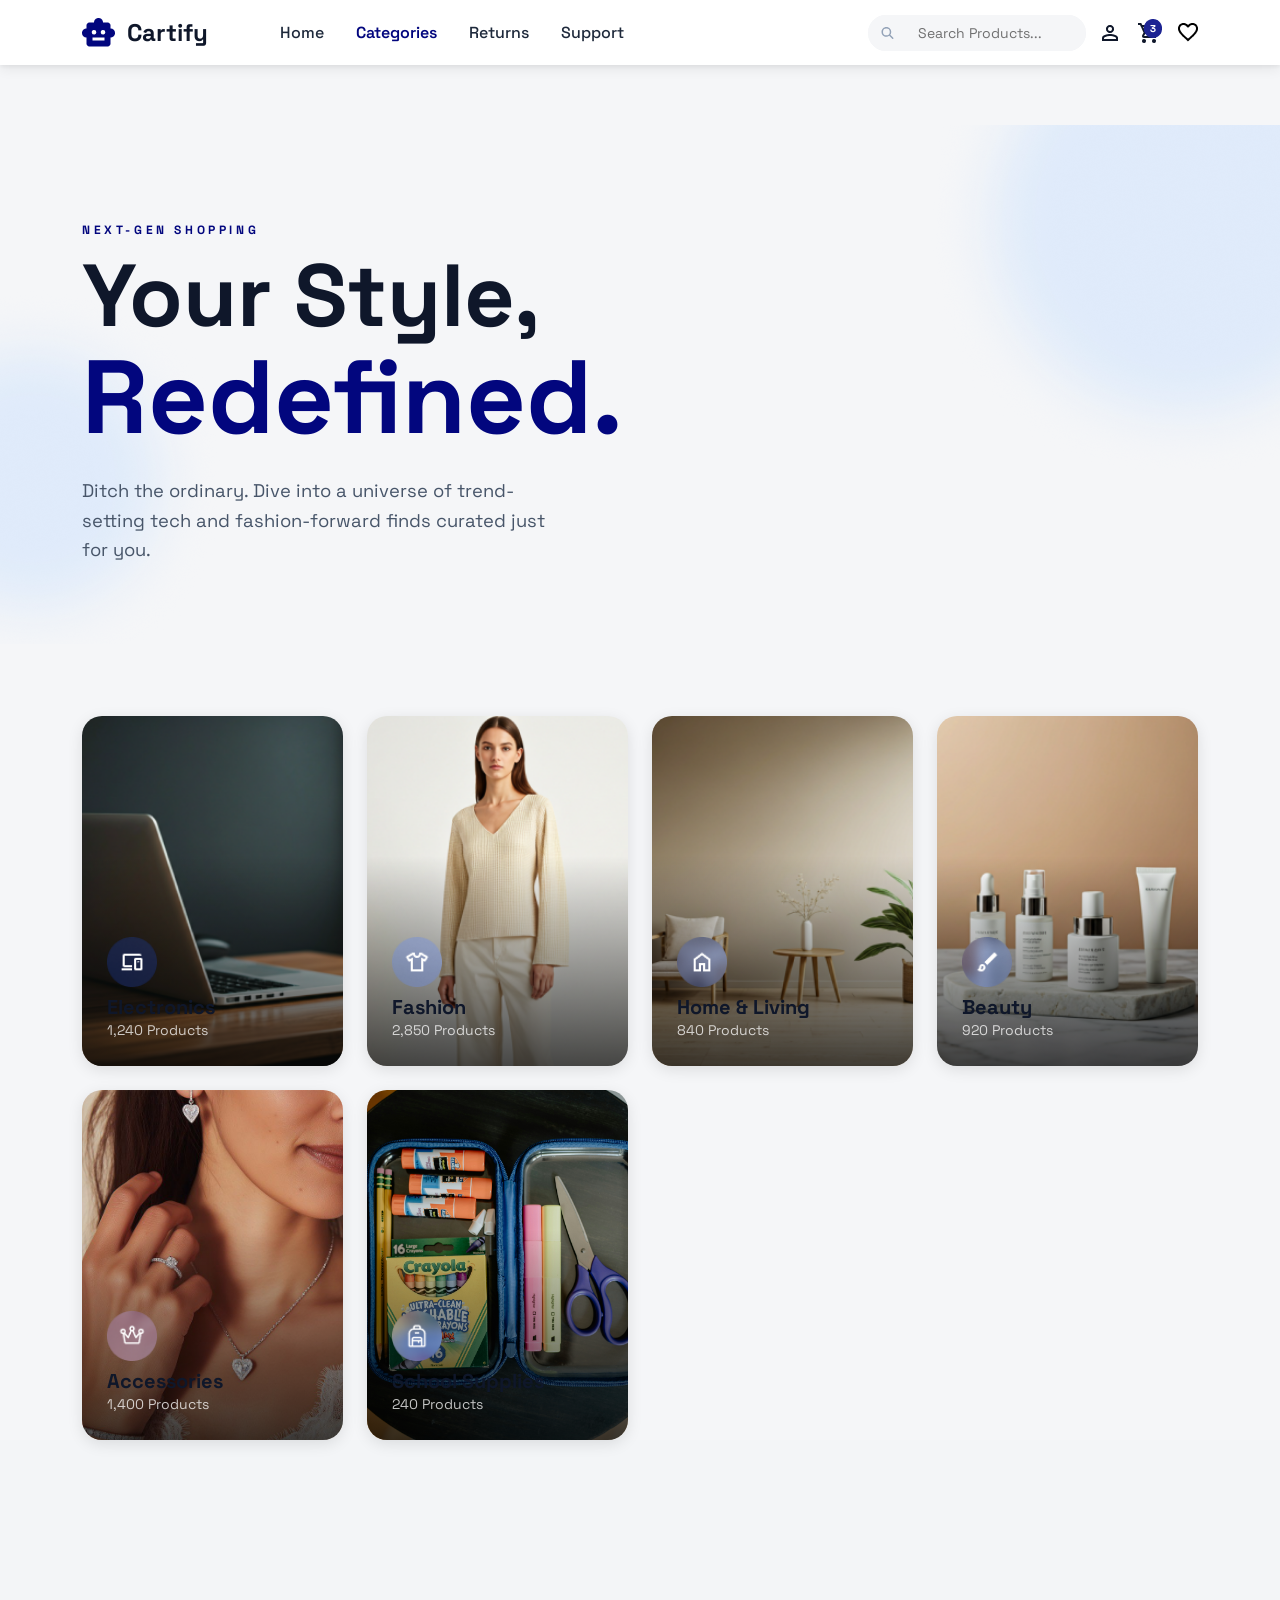
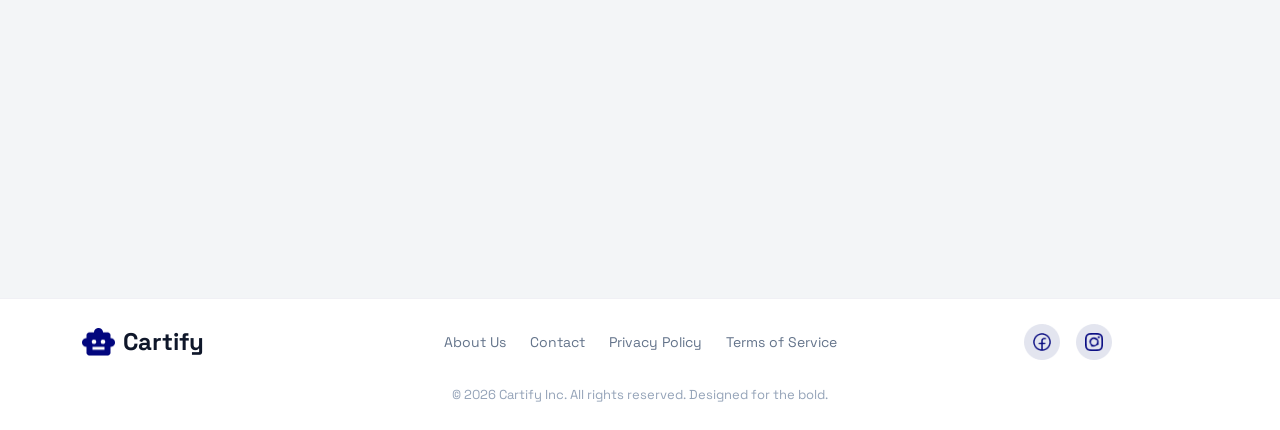
<file: Categories.html>
<!doctype html>
<html lang="en">

<head>
  <meta charset="UTF-8" />
  <meta name="viewport" content="width=device-width, initial-scale=1.0" />
  <title>Cartify — Browse Categories</title>
  <meta name="description"
    content="Explore our curated categories: Electronics, Fashion, Home & Living, Beauty, Accessories, and School Supplies." />

  <!-- Google Fonts -->
  <link rel="preconnect" href="https://fonts.googleapis.com" />
  <link rel="preconnect" href="https://fonts.gstatic.com" crossorigin />
  <link href="https://fonts.googleapis.com/css2?family=Space+Grotesk:wght@300..700&display=swap" rel="stylesheet" />

  <!-- Animate CSS -->
  <link rel="stylesheet" href="./CSS/animate.min.css" />
  <!-- WOW CSS -->
  <link rel="stylesheet" href="./CSS/wow.min.css" />
  <!-- Font Awesome -->
  <link rel="stylesheet" href="./CSS/all.min.css" />
  <!-- Bootstrap -->
  <link rel="stylesheet" href="./CSS/bootstrap.min.css" />
  <!-- MDB Bootstrap -->
  <link rel="stylesheet" href="./CSS/mdb.min.css" />
  <!-- Main Stylesheet -->
  <link rel="stylesheet" href="./CSS/Style.css" />
</head>

<body>

  <!-- ========== NAVBAR ========== -->
  <nav class="navbar navbar-expand-lg nav-home sticky-top">
    <div class="container">
      <a class="navbar-brand me-2 brand-name" href="./index.html">
        <img src="./img/Icon.png" height="16" alt="Cartify Logo" loading="lazy" style="margin-top: -1px" />
        Cartify
      </a>

      <button data-mdb-collapse-init class="navbar-toggler" type="button" data-mdb-target="#navbarButtonsExample"
        aria-controls="navbarButtonsExample" aria-expanded="false" aria-label="Toggle navigation">
        <i class="fas fa-bars"></i>
      </button>

      <div class="collapse navbar-collapse" id="navbarButtonsExample">
        <ul class="navbar-nav me-auto mb-2 mb-lg-0 mx-4 px-4 nav-linkss">
          <li class="nav-item">
            <a class="nav-link" href="./index.html">Home</a>
          </li>
          <li class="nav-item">
            <a class="nav-link active-link" href="./Categories.html">Categories</a>
          </li>
          <li class="nav-item">
            <a class="nav-link" href="./returns.html">Returns</a>
          </li>
          <li class="nav-item">
            <a class="nav-link" href="#support">Support</a>
          </li>
        </ul>

        <form class="d-flex nav-search">
          <div class="input-group mx-3">
            <span class="input-group-text border-end-0 icon">
              <i class="fa-solid fa-magnifying-glass fa-xs" style="color: rgb(148, 163, 184)"></i>
            </span>
            <input class="form-control border-start-0 word" type="search" placeholder="Search Products..."
              style="text-overflow: ellipsis" />
          </div>
        </form>

        <div class="nav-icons-group">
          <a class="text-reset" href="./login.html" title="Account">
            <img src="./img/MAN Icon.png" alt="Account" />
          </a>
          <a class="text-reset" href="#" title="Cart">
            <img src="./img/Button.png" alt="Cart" />
          </a>
          <a class="text-reset" href="#" title="Wishlist">
            <img src="./img/Vector.png" alt="Wishlist" />
          </a>
        </div>
      </div>
    </div>
  </nav>
  <!-- ========== END NAVBAR ========== -->


  <!-- ========== HERO SECTION ========== -->
  <section class="hero-section">
    <div class="hero-circle-1">
      <img src="./img/Overlay+Blur-1.png" alt="Decorative circle" />
    </div>
    <div class="hero-circle-2">
      <img src="./img/Overlay+Blur.png" alt="Decorative circle" />
    </div>
    <div class="container">
      <div class="row mb-2">
        <div class="col-lg-12">
          <p class="hero-sub-title">NEXT-GEN SHOPPING</p>
          <h1 class="hero-title-main">Your Style,</h1>
          <h1 class="hero-title-sub" style="margin-bottom: 1.2rem !important">Redefined.</h1>
        </div>
      </div>
      <div class="row align-items-center">
        <div class="col-lg-7 col-md-8">
          <p class="hero-description">
            Ditch the ordinary. Dive into a universe of trend-setting tech and
            fashion-forward finds curated just for you.
          </p>
        </div>
      </div>
    </div>
  </section>
  <!-- ========== END HERO ========== -->


  <!-- ========== CATEGORIES GRID ========== -->
  <div class="container mt-5 pt-4">
    <div class="row g-4">

      <div class="col-lg-3 col-md-6">
        <a href="./electronics.html" class="category-card">
          <img src="./img/Background electronics.png" alt="Electronics" />
          <div class="category-overlay">
            <div class="mb-2">
              <img src="./img/electronics Overlay+OverlayBlur.png" alt="Electronics Icon" />
            </div>
            <h5 class="fw-bold m-0">Electronics</h5>
            <small class="opacity-75">1,240 Products</small>
          </div>
        </a>
      </div>

      <div class="col-lg-3 col-md-6">
        <a href="#" class="category-card">
          <img src="./img/Background fashion.png" alt="Fashion" />
          <div class="category-overlay">
            <div class="mb-2">
              <img src="./img/fashion Overlay+OverlayBlur.png" alt="Fashion Icon" />
            </div>
            <h5 class="fw-bold m-0">Fashion</h5>
            <small class="opacity-75">2,850 Products</small>
          </div>
        </a>
      </div>

      <div class="col-lg-3 col-md-6">
        <a href="#" class="category-card">
          <img src="./img/Background home.png" alt="Home & Living" />
          <div class="category-overlay">
            <div class="mb-2">
              <img src="./img/home Overlay+OverlayBlur.png" alt="Home Icon" />
            </div>
            <h5 class="fw-bold m-0">Home & Living</h5>
            <small class="opacity-75">840 Products</small>
          </div>
        </a>
      </div>

      <div class="col-lg-3 col-md-6">
        <a href="#" class="category-card">
          <img src="./img/Background beauty.png" alt="Beauty" />
          <div class="category-overlay">
            <div class="mb-2">
              <img src="./img/beauty Overlay+OverlayBlur.png" alt="Beauty Icon" />
            </div>
            <h5 class="fw-bold m-0">Beauty</h5>
            <small class="opacity-75">920 Products</small>
          </div>
        </a>
      </div>

      <div class="col-lg-3 col-md-6">
        <a href="#" class="category-card">
          <img src="./img/acc.png" alt="Accessories" />
          <div class="category-overlay">
            <div class="mb-2">
              <img src="./img/crown Overlay+OverlayBlur.png" alt="Accessories Icon" />
            </div>
            <h5 class="fw-bold m-0">Accessories</h5>
            <small class="opacity-75">1,400 Products</small>
          </div>
        </a>
      </div>

      <div class="col-lg-3 col-md-6">
        <a href="#" class="category-card">
          <img src="./img/kelly-sikkema-06CE33PclHg-unsplash.jpg" alt="School Supplies" />
          <div class="category-overlay">
            <div class="mb-2">
              <img src="./img/school Overlay+OverlayBlur.png" alt="School Icon" />
            </div>
            <h5 class="fw-bold m-0">School Supplies</h5>
            <small class="opacity-75">240 Products</small>
          </div>
        </a>
      </div>

    </div>
  </div>
  <!-- ========== END CATEGORIES ========== -->


  <!-- ========== NEWSLETTER CTA ========== -->
  <section class="log-home">
    <div class="container">
      <div class="content-log shadow-5">
        <div class="row align-items-center">
          <div class="col-lg-7 text-start">
            <h2>Never Miss a Drop</h2>
            <p>Subscribe to our newsletter and get notified about new collections and exclusive discounts.</p>
          </div>
          <div class="col-lg-5">
            <div class="d-flex flex-column flex-sm-row gap-3 justify-content-lg-end align-items-start">
              <div class="newsletter-input-wrapper w-100">
                <input type="email" class="form-control newsletter-input-sep" placeholder="Enter your email"
                  style="text-overflow: ellipsis" />
              </div>
              <button class="btn button-logg shadow-0" type="button">Join</button>
            </div>
          </div>
        </div>
      </div>
    </div>
  </section>
  <!-- ========== END NEWSLETTER ========== -->


  <!-- ========== FOOTER ========== -->
  <footer class="main-footer py-4">
    <div class="container">
      <div class="row align-items-center">
        <div class="col-lg-3 text-center text-lg-start mb-3 mb-lg-0">
          <a class="brand-name" href="./index.html">
            <img src="./img/Icon.png" height="16" alt="Cartify Logo" loading="lazy" style="margin-top: -1px" />
            Cartify
          </a>
        </div>
        <div class="col-lg-6">
          <ul class="footer-links-list">
            <li><a href="#">About Us</a></li>
            <li><a href="#">Contact</a></li>
            <li><a href="#">Privacy Policy</a></li>
            <li><a href="#">Terms of Service</a></li>
          </ul>
        </div>
        <div class="col-lg-3 text-center text-lg-end d-flex gap-3 justify-content-center">
          <a href="#" class="social-icon">
            <img src="./img/facebook.png" alt="Facebook" />
          </a>
          <a href="#" class="social-icon">
            <img src="./img/Link.png" alt="Instagram" />
          </a>
        </div>
      </div>
      <div class="row">
        <div class="col-12 text-center">
          <p class="copyright-text">© 2026 Cartify Inc. All rights reserved. Designed for the bold.</p>
        </div>
      </div>
    </div>
  </footer>
  <!-- ========== END FOOTER ========== -->


  <!-- Scripts -->
  <script src="./Js/all.min.js"></script>
  <script src="./Js/wow.min.js"></script>
  <script>new WOW().init();</script>
  <script src="./Js/jquery.slim.min.js"></script>
  <script src="./Js/popper.min.js"></script>
  <script src="./Js/bootstrap.min.js"></script>
  <script src="./Js/mdb.umd.min.js"></script>
  <script src="./Js/main.js"></script>
</body>

</html>
</file>
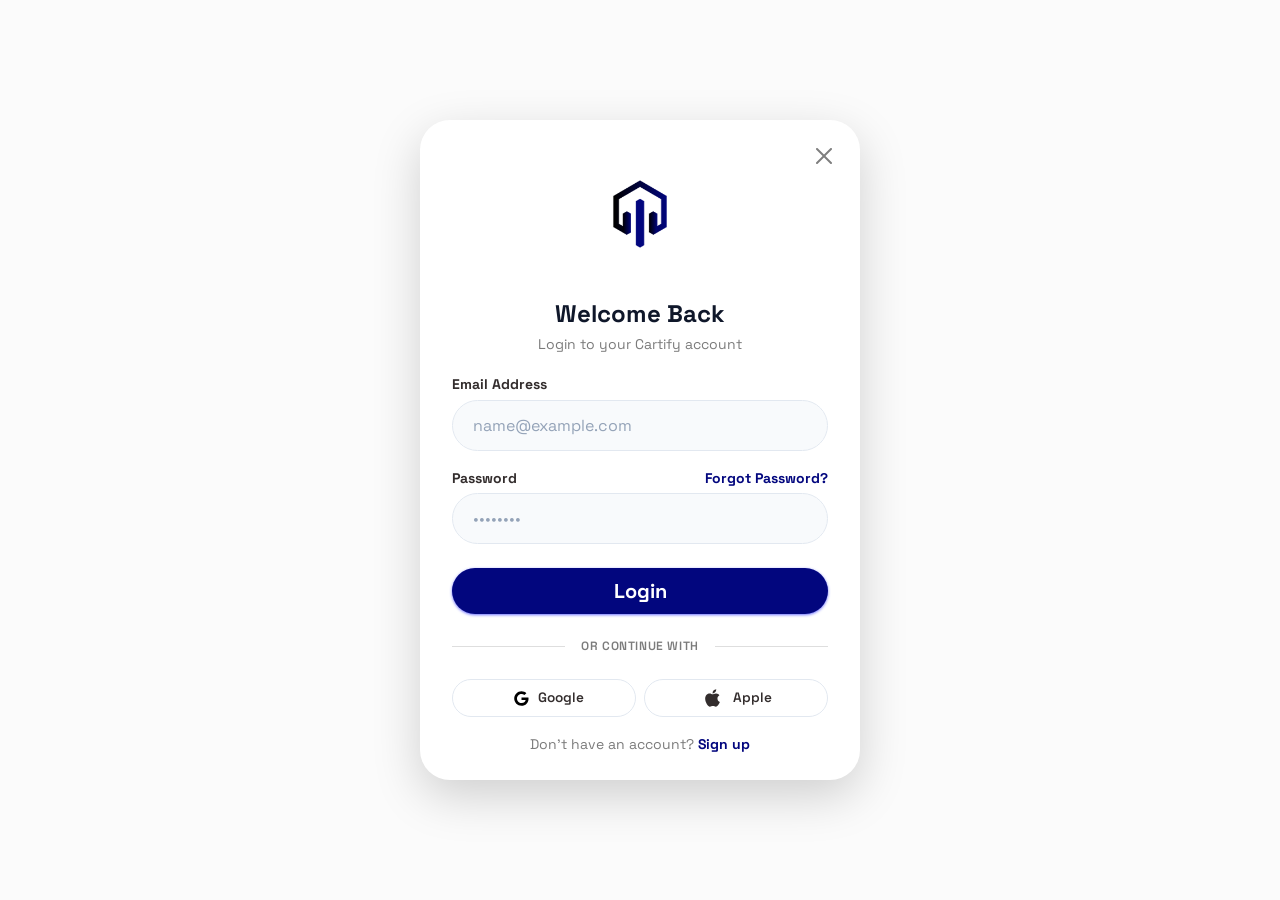
<file: login.html>
<!doctype html>
<html lang="en">
  <head>
    <meta charset="UTF-8" />
    <meta name="viewport" content="width=device-width, initial-scale=1.0" />
    <title>Cartify — Login</title>
    <meta name="description" content="Login to your Cartify account to access smarter shopping and automated returns." />

    <!-- Google Fonts -->
    <link rel="preconnect" href="https://fonts.googleapis.com" />
    <link rel="preconnect" href="https://fonts.gstatic.com" crossorigin />
    <link href="https://fonts.googleapis.com/css2?family=Space+Grotesk:wght@300..700&display=swap" rel="stylesheet" />

    <!-- Animate CSS -->
    <link rel="stylesheet" href="./CSS/animate.min.css" />
    <!-- WOW CSS -->
    <link rel="stylesheet" href="./CSS/wow.min.css" />
    <!-- Font Awesome -->
    <link rel="stylesheet" href="./CSS/all.min.css" />
    <!-- Bootstrap -->
    <link rel="stylesheet" href="./CSS/bootstrap.min.css" />
    <!-- MDB Bootstrap -->
    <link rel="stylesheet" href="./CSS/mdb.min.css" />
    <!-- Main Stylesheet -->
    <link rel="stylesheet" href="./CSS/Style.css" />
  </head>
  <body class="auth-page min-vh-100 d-flex align-items-center justify-content-center bg-light m-0">
    <div class="container d-flex justify-content-center px-3">
      <div class="login-container bg-white rounded-5 shadow-lg position-relative p-4 animate__animated animate__zoomIn animate__faster" style="max-width: 440px; width: 100%;">

        <button class="btn-close position-absolute top-0 end-0 m-4" aria-label="Close" onclick="window.location.href='index.html'"></button>

        <div class="d-flex align-items-center justify-content-center mx-auto mb-3 wow animate__animated animate__bounceIn" data-wow-delay="0.3s">
          <img src="./img/E-commerce Logo.png" alt="Cartify Logo" class="img-fluid" style="max-height: 140px;" />
        </div>

        <div class="text-center mb-3 wow animate__animated animate__fadeInUp" data-wow-delay="0.4s">
          <h1 class="h4 fw-bold mb-1 header-title">Welcome Back</h1>
          <p class="text-muted small mb-0">Login to your Cartify account</p>
        </div>

        <form>
          <div class="mb-3 wow animate__animated animate__fadeInUp" data-wow-delay="0.5s">
            <label for="email" class="form-label small fw-bold text-dark mb-1">Email Address</label>
            <input type="email" class="form-control rounded-pill py-2 px-3 small custom-input h-50" id="email" placeholder="name@example.com" />
          </div>

          <div class="mb-3 wow animate__animated animate__fadeInUp" data-wow-delay="0.6s">
            <div class="d-flex justify-content-between align-items-center mb-1">
              <label for="password" class="form-label small fw-bold text-dark mb-0">Password</label>
              <a href="#" class="small text-decoration-none fw-bold text-primary forgot-link">Forgot Password?</a>
            </div>
            <input type="password" class="form-control rounded-pill py-2 px-3 small custom-input h-50" id="password" placeholder="••••••••" />
          </div>

          <button type="submit" class="btn btn-primary w-100 rounded-pill py-2 mt-2 fw-bold primary-btn h-50 wow animate__animated animate__fadeInUp" data-wow-delay="0.7s">
            Login
          </button>
        </form>

        <div class="d-flex align-items-center my-3 wow animate__animated animate__fadeIn" data-wow-delay="0.8s">
          <hr class="flex-grow-1 text-muted" />
          <span class="mx-3 text-uppercase text-muted small fw-semibold" style="letter-spacing: 0.05em; font-size: 0.75rem;">Or continue with</span>
          <hr class="flex-grow-1 text-muted" />
        </div>

        <div class="d-flex gap-2 mb-3 wow animate__animated animate__fadeInUp" data-wow-delay="0.9s">
          <button type="button" class="btn btn-outline-secondary w-100 rounded-pill d-flex align-items-center justify-content-center py-2 social-btn">
            <i class="fa-brands fa-google fa-lg mx-2" style="color: rgb(0, 0, 0);"></i>
            <span class="fw-semibold text-dark text-capitalize" style="font-size: 0.85rem;">Google</span>
          </button>
          <button type="button" class="btn btn-outline-secondary w-100 rounded-pill d-flex align-items-center justify-content-center py-2 social-btn">
            <i class="fa-brands fa-apple fs-5 me-2 text-dark"></i>
            <span class="fw-semibold text-dark text-capitalize" style="font-size: 0.85rem;">Apple</span>
          </button>
        </div>

        <div class="text-center wow animate__animated animate__fadeIn" data-wow-delay="1s">
          <p class="small text-muted mb-0">Don't have an account? <a href="./signup.html" class="text-decoration-none fw-bold text-primary signup-link">Sign up</a></p>
        </div>
      </div>
    </div>

    <!-- Scripts -->
    <script src="./Js/all.min.js"></script>
    <script src="./Js/wow.min.js"></script>
    <script>new WOW().init();</script>
    <script src="./Js/jquery.slim.min.js"></script>
    <script src="./Js/popper.min.js"></script>
    <script src="./Js/bootstrap.min.js"></script>
    <script src="./Js/mdb.umd.min.js"></script>
    <script src="./Js/main.js"></script>
  </body>
</html>
</file>
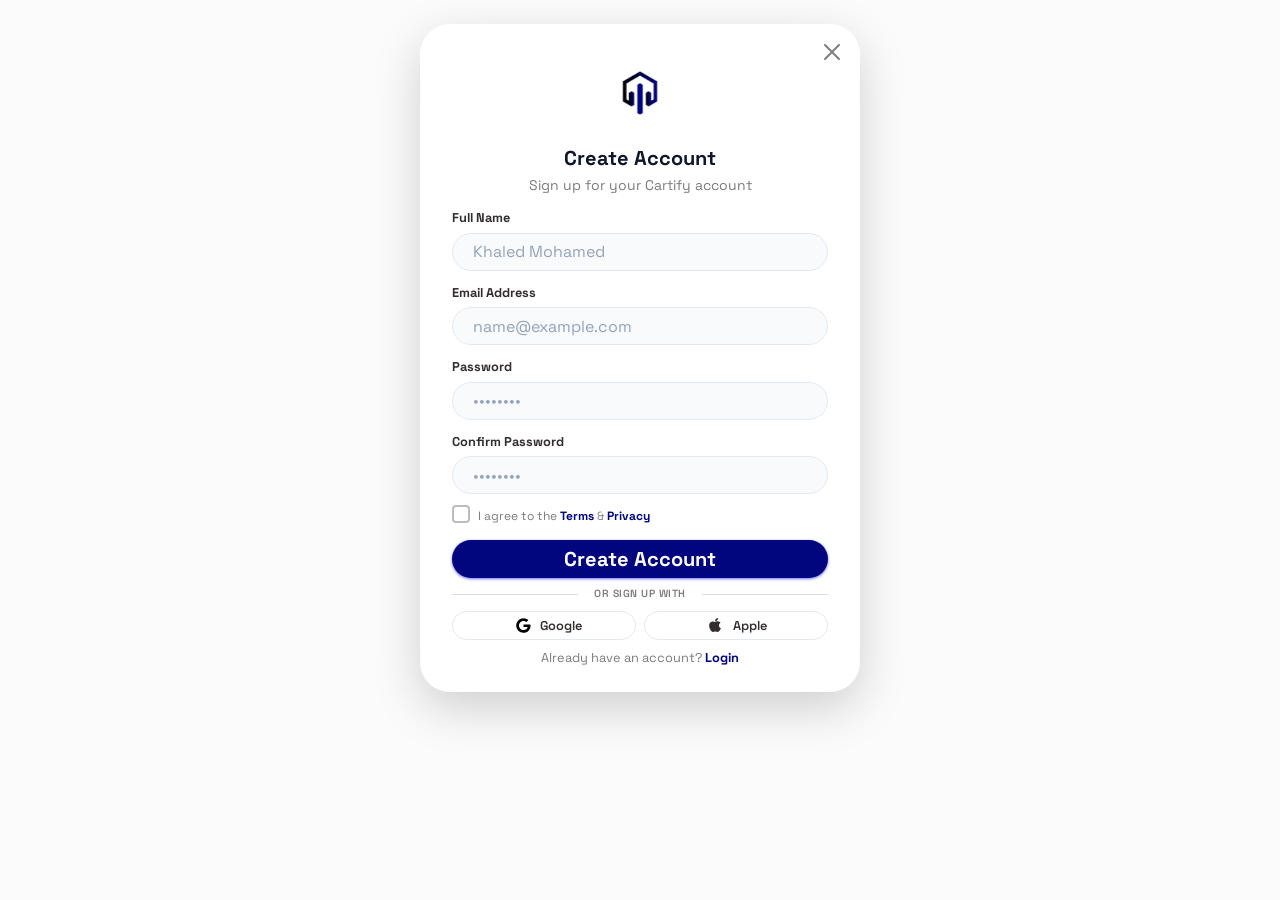
<file: signup.html>
<!doctype html>
<html lang="en">
  <head>
    <meta charset="UTF-8" />
    <meta name="viewport" content="width=device-width, initial-scale=1.0" />
    <title>Cartify — Sign Up</title>
    <meta name="description" content="Create your Cartify account for smarter shopping and automated returns." />

    <!-- Google Fonts -->
    <link rel="preconnect" href="https://fonts.googleapis.com" />
    <link rel="preconnect" href="https://fonts.gstatic.com" crossorigin />
    <link href="https://fonts.googleapis.com/css2?family=Space+Grotesk:wght@300..700&display=swap" rel="stylesheet" />

    <!-- Animate CSS -->
    <link rel="stylesheet" href="./CSS/animate.min.css" />
    <!-- WOW CSS -->
    <link rel="stylesheet" href="./CSS/wow.min.css" />
    <!-- Font Awesome -->
    <link rel="stylesheet" href="./CSS/all.min.css" />
    <!-- Bootstrap -->
    <link rel="stylesheet" href="./CSS/bootstrap.min.css" />
    <!-- MDB Bootstrap -->
    <link rel="stylesheet" href="./CSS/mdb.min.css" />
    <!-- Main Stylesheet -->
    <link rel="stylesheet" href="./CSS/Style.css" />
  </head>
  <body class="auth-page d-flex align-items-center justify-content-center bg-light m-0">
    <div class="container d-flex justify-content-center">
      <div class="login-container signup-container bg-white rounded-5 shadow-lg position-relative p-3 my-4 animate__animated animate__zoomIn animate__faster" style="max-width: 440px; width: 100%;">

        <button class="btn-close position-absolute top-0 end-0 m-3" aria-label="Close" onclick="window.location.href='index.html'"></button>

        <div class="d-flex align-items-center justify-content-center mx-auto mb-2 wow animate__animated animate__bounceIn" data-wow-delay="0.3s">
          <img src="./img/E-commerce Logo.png" alt="Cartify Logo" class="img-fluid" style="max-height: 90px;" />
        </div>

        <div class="text-center mb-2 wow animate__animated animate__fadeInUp" data-wow-delay="0.4s">
          <h1 class="h5 fw-bold mb-1 header-title">Create Account</h1>
          <p class="text-muted small mb-0">Sign up for your Cartify account</p>
        </div>

        <form>
          <!-- Full Name -->
          <div class="mb-2 wow animate__animated animate__fadeInUp" data-wow-delay="0.5s">
            <label for="fullname" class="form-label small fw-bold text-dark mb-1" style="font-size: 0.8rem;">Full Name</label>
            <input type="text" class="form-control rounded-pill py-1 px-3 small custom-input" id="fullname" placeholder="Khaled Mohamed" />
          </div>

          <!-- Email -->
          <div class="mb-2 wow animate__animated animate__fadeInUp" data-wow-delay="0.6s">
            <label for="email" class="form-label small fw-bold text-dark mb-1" style="font-size: 0.8rem;">Email Address</label>
            <input type="email" class="form-control rounded-pill py-1 px-3 small custom-input" id="email" placeholder="name@example.com" />
          </div>

          <!-- Password -->
          <div class="mb-2 wow animate__animated animate__fadeInUp" data-wow-delay="0.7s">
            <label for="password" class="form-label small fw-bold text-dark mb-1" style="font-size: 0.8rem;">Password</label>
            <input type="password" class="form-control rounded-pill py-1 px-3 small custom-input" id="password" placeholder="••••••••" />
          </div>

          <!-- Confirm Password -->
          <div class="mb-2 wow animate__animated animate__fadeInUp" data-wow-delay="0.8s">
            <label for="confirm-password" class="form-label small fw-bold text-dark mb-1" style="font-size: 0.8rem;">Confirm Password</label>
            <input type="password" class="form-control rounded-pill py-1 px-3 small custom-input" id="confirm-password" placeholder="••••••••" />
          </div>

          <!-- Terms -->
          <div class="mb-2 wow animate__animated animate__fadeInUp" data-wow-delay="0.85s">
            <div class="form-check mb-0">
              <input class="form-check-input" type="checkbox" id="terms" />
              <label class="form-check-label text-muted" for="terms" style="font-size: 0.75rem;">
                I agree to the <a href="#" class="text-decoration-none fw-bold signup-link">Terms</a> &amp; <a href="#" class="text-decoration-none fw-bold signup-link">Privacy</a>
              </label>
            </div>
          </div>

          <button type="submit" class="btn btn-primary w-100 rounded-pill py-1 mt-1 fw-bold primary-btn wow animate__animated animate__fadeInUp" data-wow-delay="0.9s">
            Create Account
          </button>
        </form>

        <div class="d-flex align-items-center my-2 wow animate__animated animate__fadeIn" data-wow-delay="1s">
          <hr class="flex-grow-1 text-muted m-0" />
          <span class="mx-3 text-uppercase text-muted fw-semibold" style="letter-spacing: 0.05em; font-size: 0.65rem;">Or sign up with</span>
          <hr class="flex-grow-1 text-muted m-0" />
        </div>

        <div class="d-flex gap-2 mb-2 wow animate__animated animate__fadeInUp" data-wow-delay="1.1s">
          <button type="button" class="btn btn-outline-secondary w-100 rounded-pill d-flex align-items-center justify-content-center py-1 social-btn">
            <i class="fa-brands fa-google fa-lg mx-2" style="color: rgb(0, 0, 0);"></i>
            <span class="fw-semibold text-dark text-capitalize" style="font-size: 0.8rem;">Google</span>
          </button>
          <button type="button" class="btn btn-outline-secondary w-100 rounded-pill d-flex align-items-center justify-content-center py-1 social-btn">
            <i class="fa-brands fa-apple fs-6 me-2 text-dark"></i>
            <span class="fw-semibold text-dark text-capitalize" style="font-size: 0.8rem;">Apple</span>
          </button>
        </div>

        <div class="text-center wow animate__animated animate__fadeIn" data-wow-delay="1.2s">
          <p class="text-muted mb-0" style="font-size: 0.8rem;">Already have an account? <a href="./login.html" class="text-decoration-none fw-bold text-primary signup-link">Login</a></p>
        </div>
      </div>
    </div>

    <!-- Scripts -->
    <script src="./Js/all.min.js"></script>
    <script src="./Js/wow.min.js"></script>
    <script>new WOW().init();</script>
    <script src="./Js/jquery.slim.min.js"></script>
    <script src="./Js/popper.min.js"></script>
    <script src="./Js/bootstrap.min.js"></script>
    <script src="./Js/mdb.umd.min.js"></script>
    <script src="./Js/main.js"></script>
  </body>
</html>
</file>
<file: CSS/Style.css>
/* ============================================
   CARTIFY E-COMMERCE — UNIFIED STYLESHEET
   ============================================ */

/* ===== RESET & BASE ===== */
* {
  margin: 0;
  padding: 0;
  box-sizing: border-box;
}

/* ===== CSS CUSTOM PROPERTIES ===== */
:root {
  /* Brand Colors */
  --primary-color: #02067e;
  --primary-light: #5c61ff;
  --primary-hover: #1a1670;
  --accent-color: #ef4444;

  /* Backgrounds */
  --main-bg: #f5f6f8;
  --light-bg: #f8fafc;
  --card-bg: #ffffff;
  --dark-bg: #0b1f5b;

  /* Text */
  --dark-color: #0f172a;
  --text-main: #1e293b;
  --text-muted: #64748b;
  --text-light: #94a3b8;

  /* Price */
  --price-color: #02067e;

  /* Misc */
  --star-color: #fbbf24;
  --success-color: #4caf50;
  --border-color: #e2e8f0;
  --shadow-sm: 0 2px 6px rgba(0, 0, 0, 0.1);
  --shadow-md: 0 8px 20px rgba(0, 0, 0, 0.15);
  --shadow-lg: 0 15px 30px rgba(0, 0, 0, 0.05);
  --radius-sm: 12px;
  --radius-md: 20px;
  --radius-lg: 30px;
  --radius-pill: 50px;
  --transition: all 0.3s ease;
}

/* ===== GLOBAL TYPOGRAPHY ===== */
body {
  font-family: "Space Grotesk", sans-serif;
  background-color: var(--main-bg) !important;
  color: var(--text-main);
  line-height: 1.6;
}

h1,
h2,
h3,
h4,
h5,
h6 {
  font-family: "Space Grotesk", sans-serif;
  font-weight: 700;
  color: var(--dark-color);
}

p {
  font-family: "Space Grotesk", sans-serif;
  color: var(--text-muted);
}

a {
  text-decoration: none;
  transition: var(--transition);
}

img {
  max-width: 100%;
  height: auto;
}


/* ============================================
   NAVBAR — UNIFIED ACROSS ALL PAGES
   ============================================ */

.nav-home {
  z-index: 10;
  background-color: rgba(255, 255, 255, 0.95) !important;
  backdrop-filter: blur(10px);
  transition: box-shadow 0.3s ease;
}

.nav-home.scrolled {
  box-shadow: 0 2px 20px rgba(0, 0, 0, 0.1);
}

.brand-name {
  font-size: 24px;
  font-weight: 700;
  color: var(--dark-color) !important;
  text-decoration: none;
  display: flex;
  align-items: center;
  gap: 8px;
}

.brand-name img {
  width: 33px;
  height: 28.5px;
}

.nav-linkss {
  margin-right: 100px;
  font-weight: 500;
}

.nav-linkss .nav-link {
  color: var(--text-main);
  font-weight: 500;
  padding: 8px 16px !important;
  border-radius: var(--radius-pill);
  transition: var(--transition);
}

.nav-linkss .nav-link:hover {
  color: var(--primary-color);
}

.nav-linkss .nav-link.active-link {
  color: var(--primary-color);
  font-weight: 600;
}

.nav-search {
  width: 250px;
}

.nav-search .input-group {
  background-color: var(--main-bg) !important;
  border-radius: var(--radius-pill) !important;
  overflow: hidden !important;
}

.nav-search .input-group * {
  background-color: var(--main-bg) !important;
  border: none !important;
}

.nav-search .icon i {
  width: 15px;
  height: 15px;
}

.nav-search input::placeholder {
  font-size: 14px;
  background-color: var(--main-bg);
}

.nav-icons-group {
  display: flex;
  align-items: center;
  gap: 12px;
}

.nav-icons-group i {
  display: flex;
  align-items: center;
  font-size: 20px;
  color: var(--primary-color);
}

.nav-icons-group a {
  display: flex;
  align-items: center;
}


/* ============================================
   HOME PAGE — HERO
   ============================================ */

.main-home {
  background-color: var(--main-bg);
  padding: 0 0 100px 0;
}

.main-home .left-main {
  margin-top: 100px !important;
}

.left-img {
  transition: var(--transition);
  cursor: pointer;
}

.left-img:hover {
  transform: translateY(-1px) scale(1.0);
  box-shadow: 0 20px 40px rgba(2, 6, 126, 0.4);
}

.main-home .left-main h2 {
  font-size: 72px;
}

.main-home .left-main h2:nth-of-type(1) {
  color: var(--dark-color);
}

.main-home .left-main h2:nth-of-type(2) {
  color: var(--primary-color);
}

.main-home .left-main p {
  font-size: 20px;
  color: var(--text-muted);
}

/* Primary CTA Button (reusable) */
.btn-cta-primary {
  padding: 15px 25px;
  background-color: var(--primary-color);
  color: white;
  border-radius: var(--radius-pill);
  text-transform: none;
  border: none;
  font-weight: 600;
  font-size: 16px;
  transition: var(--transition);
  cursor: pointer;
}

.btn-cta-primary:hover {
  background-color: var(--primary-hover);
  color: white;
  transform: translateY(-2px);
  box-shadow: 0 8px 25px rgba(2, 6, 126, 0.3);
}

/* Secondary CTA Button */
.btn-cta-secondary {
  padding: 12px 25px;
  border: none;
  border-radius: var(--radius-pill);
  font-weight: 600;
  background: transparent;
  color: var(--dark-color);
  cursor: pointer;
  transition: var(--transition);
}

.btn-cta-secondary:hover {
  background-color: rgba(0, 0, 0, 0.05);
}

/* Right side hero */
.right-main {
  position: relative;
}

.right-main .shadow-right {
  background: white;
  width: 350px;
  height: 345px;
  border-radius: var(--radius-lg);
  position: absolute;
  top: -110px;
  right: 30px;
  transform: rotate(3deg);
  box-shadow:
    0 30px 80px rgba(0, 0, 0, 0.15),
    0 0 60px rgba(0, 170, 255, 0.4);
  z-index: 1;
}

.blue-ball {
  position: absolute;
  width: 250px;
  height: 250px;
  background: #00aaff;
  border-radius: 50%;
  filter: blur(120px);
  top: -60px;
  right: -60px;
  z-index: 2;
}

.right-main .image-right {
  position: absolute;
  z-index: 2;
  top: -100px;
  right: 30px;
}

.right-main .image-right img {
  width: 400px;
}


/* ============================================
   HOME — WHY SHOP WITH US
   ============================================ */

.all-why {
  padding-left: 80px !important;
  padding-right: 80px !important;
}

.why-home {
  padding: 80px 0;
  height: auto;
}

.header-why h2 {
  font-size: 36px;
  font-weight: 600;
  color: var(--dark-color);
}

.same-why {
  background-color: var(--primary-color);
  border-radius: 23px;
  width: 100%;
  height: 100%;
  color: white;
  padding: 30px !important;
  transition: var(--transition);  
  cursor: pointer;
}

.same-why h4,
.same-why p {
  color: white;
}

.same-why:hover {
  transform: translateY(-8px) scale(1.02);
  box-shadow: 0 20px 40px rgba(2, 6, 126, 0.4);
}

.not-same-why {
  background-color: #9eb9ff;
  border-radius: 23px;
  width: 100%;
  height: 100%;
  color: black;
  padding: 30px !important;
  transition: var(--transition);
  cursor: pointer;
}

.not-same-why h4,
.not-same-why p {
  color: black;
}

.not-same-why:hover {
  transform: translateY(-8px) scale(1.02);
  box-shadow: 0 20px 40px rgba(158, 185, 255, 0.6);
}


/* ============================================
   HOME — FEATURED PRODUCTS
   ============================================ */

.products-home {
  background-color: #f3f5f7;
  padding-top: 50px;
  padding-bottom: 50px;
}

.product-head {
  color: var(--dark-color);
  font-size: 36px;
  font-weight: 600;
}

.link-product {
  font-weight: 600;
  color: var(--text-main);
}

.link-product:hover {
  color: var(--primary-color);
}

.card-producct {
  width: 100%;
  border-radius: var(--radius-pill);
  cursor: pointer;
  padding: 0px 0px 10px 0px;
  height: 100%;
  border: 0;
  box-shadow: var(--shadow-sm);
  transition: var(--transition);
  overflow: hidden;
}

/* ========== SWIPER CUSTOM STYLES ========== */
.productSwiper {
  padding: 20px 10px 80px !important;
}

.swiper-pagination-bullet-active {
  background: var(--primary-color) !important;
}

.productSwiper .card-producct .bg-image,
.electronicsSwiper .product-card .product-img-wrapper {
  height: 260px;
  display: block;
  background-color: #f8f9fa;
  border-radius: 20px 20px 0 0;
  overflow: hidden;
  margin: 0;
}

.productSwiper .card-producct .bg-image img,
.electronicsSwiper .product-card .product-img-wrapper img {
  width: 100% !important;
  height: 100% !important;
  object-fit: cover;
  transition: transform 0.5s ease;
}

.card-producct:hover .bg-image img {
  transform: scale(1.1);
}

.swiper-button-next,
.swiper-button-prev {
  background: white !important;
  width: 50px !important;
  height: 50px !important;
  border-radius: 50% !important;
  box-shadow: 0 5px 15px rgba(0,0,0,0.1) !important;
  color: var(--primary-color) !important;
  transition: var(--transition);
}

.swiper-button-next:after,
.swiper-button-prev:after {
  font-size: 20px !important;
  font-weight: bold;
}

.swiper-button-next:hover,
.swiper-button-prev:hover {
  background: var(--primary-color) !important;
  color: white !important;
}

@media (max-width: 768px) {
  .swiper-button-next, .swiper-button-prev {
    display: none !important;
  }
}

.card-producct:hover {
  transform: translateY(-8px);
  box-shadow: var(--shadow-md);
}

.card-producct img {
  transition: transform 0.3s ease;
}

.card-producct:hover img {
  transform: scale(1.15);
}

.card-producct h6 {
  font-size: 14px;
  padding: 10px 5px;
}

.card-producct h5 {
  padding: 6px 8px;
  color: var(--dark-color);
  font-weight: 600;
}

.card-producct h4 {
  padding: 0px 8px;
  color: var(--primary-light);
  font-weight: 600;
}

.button-cartt {
  background-color: #f1f5f9;
  color: var(--dark-color);
  display: block;
  margin: auto;
  border-radius: 25px;
  text-transform: none;
  font-size: 17px;
  padding: 11px 20px;
  width: 70%;
  transition: var(--transition);
}

.button-cartt:hover {
  background-color: var(--primary-color);
  color: white;
}


/* ============================================
   HOME — RETURN SECTION
   ============================================ */

.return-home {
  background:
    radial-gradient(circle at 25% 55%, rgba(80, 110, 255, 0.18), transparent 45%),
    radial-gradient(circle at 70% 40%, rgba(80, 100, 255, 0.12), transparent 55%),
    linear-gradient(90deg, #060F2B 0%, #111C45 50%, #1C2A6B 100%);
  padding-bottom: 50px;
}

.right-return {
  margin-top: 40px;
}

.right-return h3 {
  font-size: 60px;
  padding-bottom: 5px;
}

.right-return h3:nth-of-type(1) {
  color: #9EB9FF;
}

.right-return h3:nth-of-type(2) {
  color: white;
}

.right-return p {
  color: #CBD5E1;
}

.right-return img {
  box-shadow: var(--shadow-sm);
  transition: var(--transition);
  overflow: hidden;
}

.right-return img:hover {
  transform: translateY(-8px);
  box-shadow: var(--shadow-md);
}

.right-return button {
  padding: 20px 70px;
  background-color: #9EB9FF;
  color: white;
  border-radius: var(--radius-pill);
  text-transform: none;
  font-size: 20px;
  border: none;
  cursor: pointer;
  box-shadow:
    0 15px 30px rgba(0, 0, 0, 0.25),
    0 0 60px rgba(0, 150, 255, 0.5);
  transition: var(--transition);
}

.right-return button:hover {
  transform: translateY(-3px);
}


/* ============================================
   HOME — METHOD / STEPS SECTION
   ============================================ */

.upper-method h5 {
  font-size: 36px;
  color: var(--dark-color);
}


/* ============================================
   CTA LOG / NEWSLETTER BANNER (shared)
   ============================================ */

.log-home {
  background-color: #f3f5f7;
  display: flex;
  align-items: center;
  padding: 80px 0;
}

.content-log {
  background: linear-gradient(90deg, #1a237e, #5b7fe6, #7fb3ff);
  border-radius: 40px;
  padding: 80px 100px;
  color: white;
}

.content-log h2 {
  font-size: 50px;
  font-weight: bold;
  margin-bottom: 20px;
  color: white;
}

.content-log p {
  max-width: 600px;
  margin: 0;
  opacity: 0.9;
  font-size: 18px;
  color: rgba(255, 255, 255, 0.9);
}

.button-log {
  border-radius: var(--radius-lg);
  padding: 13px 35px;
  color: var(--primary-color);
  text-transform: none;
  font-size: 17px;
}

.button-logg {
  border-radius: var(--radius-lg) !important;
  padding: 13px 45px !important;
  color: white !important;
  background-color: var(--primary-color) !important;
  text-transform: none !important;
  font-size: 17px !important;
  border: none !important;
  font-weight: 600 !important;
  height: 52px !important;
  white-space: nowrap !important;
  transition: var(--transition) !important;
  box-shadow: 0 4px 10px rgba(0, 0, 0, 0.2) !important;
  cursor: pointer;
}

.button-logg:hover {
  background-color: #000 !important;
  color: white !important;
  transform: translateY(-2px);
}

input.newsletter-input-sep {
  background-color: white !important;
  border-radius: var(--radius-lg) !important;
  padding: 13px 25px !important;
  border: none !important;
  font-size: 16px !important;
  height: 52px !important;
  box-shadow: 0 4px 10px rgba(0, 0, 0, 0.1) !important;
  width: 100% !important;
  outline: none !important;
  color: #333 !important;
}


/* ============================================
   FOOTER — UNIFIED (DARK STYLE)
   ============================================ */

.footer-home {
  background-color: var(--dark-bg);
  padding: 60px 0px 40px 0px;
  margin-top: 0;
}

.footer-home section {
  background-color: var(--dark-bg);
}

.footer-home p {
  margin-bottom: 8px;
  color: rgba(255, 255, 255);
}

.footer-home h6 {
  margin-top: 0px;
  color: #ffffff;
}

.social-icons {
  display: flex;
  gap: 12px;
  margin-top: 20px;
}

.social-icons a:hover {
  background-color: var(--primary-color);
  color: white;
  transform: translateY(-3px);
}

.email-box {
  position: relative;
  width: 100%;
}

.email-box input {
  border-radius: var(--radius-lg);
  padding-right: 45px;
}

.send-icon {
  position: absolute;
  right: 15px;
  top: 50%;
  transform: translateY(-50%);
  color: #162c66;
  cursor: pointer;
}


/* ============================================
   CATEGORIES PAGE — HERO
   ============================================ */

.hero-section {
  padding-top: 60px !important;
  padding-bottom: 80px;
  min-height: auto;
  display: block;
  position: relative;
}

.hero-sub-title {
  letter-spacing: 3.6px;
  color: var(--primary-color);
  font-size: 12px;
  font-weight: 800;
  text-transform: uppercase;
  margin-bottom: 0.5rem;
  margin-top: 96px !important;
}

.hero-title-main {
  color: var(--dark-color);
  font-weight: 800;
  font-size: clamp(3.5rem, 10vw, 5.5rem);
  line-height: 1.1;
  margin-bottom: 0;
}

.hero-title-sub {
  color: var(--primary-color) !important;
  font-weight: 800;
  font-size: clamp(4rem, 12vw, 6.5rem);
  line-height: 1;
  margin-bottom: 1.2rem !important;
}

.hero-description {
  color: #475569;
  font-weight: 400;
  max-width: 480px;
  font-size: 1.15rem;
  line-height: 1.6;
  margin-bottom: 0;
}

.hero-circle-1 {
  position: absolute;
  z-index: 0 !important;
  bottom: 0%;
}

.hero-section .container {
  position: relative;
  z-index: 2;
}

.hero-circle-2 {
  position: absolute;
  z-index: 0 !important;
  right: 0%;
}


/* ============================================
   CATEGORIES PAGE — CATEGORY CARDS
   ============================================ */

.category-card {
  display: block;
  border-radius: var(--radius-md);
  overflow: hidden;
  position: relative;
  height: 350px;
  box-shadow: 0 4px 15px rgba(0, 0, 0, 0.1);
  transition: transform 0.4s ease;
  text-decoration: none;
}

.category-card:hover {
  transform: translateY(-5px);
}

.category-card img {
  width: 100%;
  height: 100%;
  object-fit: cover;
  transition: transform 0.6s ease;
}

.category-card:hover img {
  transform: scale(1.1);
}

.category-card h5 {
  white-space: nowrap;
  overflow: hidden;
  text-overflow: ellipsis;
}

.category-overlay {
  position: absolute;
  inset: 0;
  background: linear-gradient(to top, rgba(0, 0, 0, 0.7) 0%, transparent 60%);
  display: flex;
  flex-direction: column;
  justify-content: flex-end;
  padding: 25px;
  color: white;
}

.category-overlay img {
  width: 50px !important;
  height: 50px !important;
  object-fit: contain;
  display: block;
}


/* ============================================
   CATEGORIES FOOTER (light variant)
   ============================================ */

.main-footer {
  background-color: var(--card-bg);
  border-top: 1px solid #f0f0f5;
  padding: 40px 0 20px;
}

.footer-links-list {
  list-style: none;
  padding: 0;
  margin: 0;
  display: flex;
  justify-content: center;
  gap: 24px;
  flex-wrap: wrap;
}

.footer-links-list a {
  color: var(--text-muted);
  font-size: 14px;
  transition: var(--transition);
}

.footer-links-list a:hover {
  color: var(--primary-color);
}

.social-icon {
  width: 36px;
  height: 36px;
  border-radius: 50%;
  background-color: #f3f4f8;
  display: flex;
  align-items: center;
  justify-content: center;
  transition: var(--transition);
}

.social-icon:hover {
  background-color: var(--primary-color);
}

.social-icon:hover img {
  filter: brightness(0) invert(1);
}

.copyright-text {
  color: var(--text-light);
  font-size: 13px;
  margin-top: 24px;
  margin-bottom: 0;
}


/* ============================================
   ELECTRONICS PAGE — PRODUCT LISTING
   ============================================ */

/* Breadcrumb */
.breadcrumb-custom {
  font-size: 13.6px;
  margin: 24px 0;
  color: var(--text-muted);
  padding-top: 20px;
}

.breadcrumb-custom a {
  color: var(--text-muted);
  text-decoration: none;
}

.breadcrumb-custom a:hover {
  color: var(--primary-color);
}

.breadcrumb-custom .active {
  color: var(--primary-color);
  font-weight: 600;
}

/* Top Banner */
.category-banner {
  background: linear-gradient(135deg, rgba(255, 255, 255, 1) 0%, rgba(248, 249, 255, 1) 100%);
  border-radius: 16px 16px 80px 16px;
  padding: 48px 32px;
  position: relative;
  overflow: hidden;
  box-shadow: 0 10px 30px rgba(0, 0, 0, 0.02);
  margin-bottom: 32px;
}

.category-banner::after {
  content: "";
  position: absolute;
  top: -50px;
  right: -50px;
  width: 300px;
  height: 300px;
  background: radial-gradient(circle, rgba(200, 210, 255, 0.4) 0%, rgba(255, 255, 255, 0) 70%);
  border-radius: 50%;
  z-index: 0;
}

.banner-content {
  position: relative;
  z-index: 1;
}

.banner-content p {
  font-size: 18px;
  color: var(--primary-color);
}

.badge-premium {
  background-color: #fff;
  color: var(--primary-color);
  font-size: 10.4px;
  font-weight: 700;
  letter-spacing: 1px;
  padding: 6.4px 12.8px;
  border-radius: var(--radius-pill);
  display: inline-block;
  margin-bottom: 16px;
  text-transform: uppercase;
  box-shadow: 0 2px 10px rgba(0, 0, 0, 0.05);
}

.category-title {
  font-size: 40px;
  font-weight: 700;
  color: var(--primary-color);
  margin-bottom: 16px;
}

.category-desc {
  max-width: 500px;
  color: #4b4b66;
  font-size: 15.2px;
  line-height: 1.6;
}

/* Filters */
.filters-bar {
  display: flex;
  justify-content: space-between;
  align-items: center;
  flex-wrap: wrap;
  gap: 16px;
  margin-bottom: 32px;
  background-color: #fff;
  padding: 12px 16px;
  border-radius: var(--radius-pill);
  box-shadow: 0 2px 10px rgba(0, 0, 0, 0.02);
}

.filters-category button:nth-of-type(1) {
  color: var(--primary-color);
}

.filter-btn {
  background-color: #f3f4f8;
  border: none;
  font-size: 13.6px;
  font-weight: 500;
  color: var(--text-main);
  padding: 8px 16px;
  border-radius: var(--radius-pill);
  display: flex;
  align-items: center;
  gap: 8px;
  transition: all 0.2s;
  cursor: pointer;
}

.filter-btn:hover {
  background-color: #e5e7eb;
}

.filter-btn i {
  color: var(--primary-color);
}

.sort-by {
  font-size: 13.6px;
  color: var(--text-muted);
  display: flex;
  align-items: center;
  gap: 8px;
}

/* Product Card (Electronics) */
.product-card {
  background-color: var(--card-bg);
  border-radius: 24px;
  border: none;
  overflow: hidden;
  transition: transform 0.3s ease, box-shadow 0.3s ease;
  height: 100%;
  display: flex;
  flex-direction: column;
}

.product-card:hover {
  transform: translateY(-5px);
  box-shadow: var(--shadow-lg) !important;
}

.product-img-wrapper {
  background-color: #f8f9fa;
  position: relative;
  border-radius: 24px 24px 0 0;
  height: 250px;
  overflow: hidden;
  display: flex;
  align-items: center;
  justify-content: center;
}

.product-img-wrapper img {
  width: 100%;
  height: 100%;
  object-fit: cover;
}

.card-badge {
  position: absolute;
  top: 16px;
  left: 16px;
  font-size: 10.4px;
  font-weight: 700;
  padding: 4.8px 9.6px;
  border-radius: var(--radius-pill);
  text-transform: uppercase;
  letter-spacing: 0.5px;
}

.badge-new {
  background-color: var(--primary-color);
  color: #fff;
}

.badge-hot {
  background-color: var(--accent-color);
  color: #fff;
}

.btn-wishlist {
  position: absolute;
  top: 16px;
  right: 16px;
  width: 32px;
  height: 32px;
  border-radius: 50%;
  background-color: rgba(255, 255, 255, 0.8);
  border: none;
  display: flex;
  align-items: center;
  justify-content: center;
  color: #9ca3af;
  font-size: 14.4px;
  transition: all 0.2s;
  cursor: pointer;
}

.btn-wishlist:hover {
  color: var(--accent-color);
}

.product-details {
  padding: 24px;
  flex-grow: 1;
  display: flex;
  flex-direction: column;
}

.product-details span {
  font-size: 12px;
  padding-bottom: 10px;
}

.rating {
  color: var(--star-color);
  font-size: 12px;
  margin-bottom: 8px;
}

.rating-count {
  color: var(--text-muted);
  margin-left: 4.8px;
}

.product-title {
  font-size: 16px;
  font-weight: 600;
  color: var(--text-main);
  margin-bottom: 16px;
  flex-grow: 1;
}

.product-price-row {
  display: flex;
  justify-content: space-between;
  align-items: center;
}

.price {
  font-size: 20px;
  font-weight: 700;
  color: var(--price-color);
}

.price-old {
  font-size: 13.6px;
  text-decoration: line-through;
  color: var(--text-muted);
  margin-right: 8px;
}

.price-hot {
  font-size: 20px;
  font-weight: 700;
  color: var(--accent-color);
}

.btn-add-cart {
  width: 38px;
  height: 38px;
  border-radius: 50%;
  background-color: var(--primary-color);
  color: #fff;
  border: none;
  display: flex;
  align-items: center;
  justify-content: center;
  transition: all 0.2s;
  cursor: pointer;
}

.btn-add-cart:hover {
  transform: scale(1.05);
  background-color: var(--primary-hover);
}

/* Pagination */
.pagination-custom {
  display: flex;
  justify-content: center;
  align-items: center;
  gap: 8px;
  margin: 48px 0;
  list-style: none;
  padding: 0;
}

.pagination-custom li a {
  width: 36px;
  height: 36px;
  display: flex;
  align-items: center;
  justify-content: center;
  border-radius: 50%;
  font-size: 13.6px;
  color: var(--text-main);
  font-weight: 500;
  transition: all 0.2s;
  text-decoration: none;
}

.pagination-custom li a:hover {
  background-color: #e5e7eb;
}

.pagination-custom li a.active {
  background-color: var(--primary-color);
  color: #fff;
}

.pagination-custom li a.disabled {
  color: #9ca3af;
  pointer-events: none;
}

.pagination-custom li a.dots {
  pointer-events: none;
}

/* Recommended Section */
.recommended-section {
  margin-top: 80px;
  margin-bottom: 80px;
}

.section-header {
  display: flex;
  justify-content: space-between;
  align-items: center;
  margin-bottom: 24px;
}

.section-title {
  font-size: 20px;
  font-weight: 700;
  color: var(--text-main);
  margin: 0;
}

.view-all {
  font-size: 13.6px;
  font-weight: 600;
  color: var(--primary-color);
  display: flex;
  align-items: center;
  gap: 4.8px;
  text-decoration: none;
}

.view-all:hover {
  text-decoration: underline;
  color: var(--primary-hover);
}

.rec-card {
  border: none;
  background: transparent;
}

.rec-img-wrapper {
  border-radius: 16px;
  overflow: hidden;
  margin-bottom: 12px;
  height: 160px;
}

.rec-img-wrapper img {
  width: 100%;
  height: 100%;
  object-fit: cover;
  transition: transform 0.4s ease;
}

.rec-card:hover .rec-img-wrapper img {
  transform: scale(1.05);
}

.rec-title {
  font-size: 14.4px;
  font-weight: 600;
  color: var(--text-main);
  margin-bottom: 4px;
}

.rec-price {
  font-size: 13.6px;
  font-weight: 600;
  color: var(--primary-light);
}

/* Electronics Footer (white variant) */
.footer {
  background-color: #fff;
  padding: 64px 0 32px;
  border-top: 1px solid #f0f0f5;
}

.footer-logo {
  display: flex;
  align-items: center;
  margin-bottom: 16px;
  gap: 8px;
}

.footer-desc {
  color: var(--text-muted);
  font-size: 14.4px;
  line-height: 1.6;
  margin-bottom: 24px;
  max-width: 250px;
}

.footer-title {
  font-size: 16px;
  font-weight: 700;
  color: var(--primary-color);
  margin-bottom: 24px;
}

.footer-links {
  list-style: none;
  padding: 0;
  margin: 0;
}

.footer-links li {
  margin-bottom: 12px;
}

.footer-links a {
  color: var(--text-muted);
  font-size: 14.4px;
  transition: color 0.2s;
  text-decoration: none;
}

.footer-links a:hover {
  color: var(--primary-color);
}

.newsletter-desc {
  color: var(--text-muted);
  font-size: 14.4px;
  margin-bottom: 16px;
}

.newsletter-form {
  display: flex;
  background-color: #f3f4f8;
  border-radius: var(--radius-pill);
  padding: 4px;
}

.newsletter-form input {
  border: none;
  background: transparent;
  padding: 8px 16px;
  outline: none;
  font-size: 13.6px;
  width: 100%;
}

.newsletter-form button {
  background-color: var(--primary-color);
  color: #fff;
  border: none;
  border-radius: var(--radius-pill);
  padding: 8px 20px;
  font-size: 13.6px;
  font-weight: 600;
  cursor: pointer;
  transition: var(--transition);
}

.newsletter-form button:hover {
  background-color: var(--primary-hover);
}

.footer-bottom {
  margin-top: 48px;
  padding-top: 24px;
  border-top: 1px solid #f0f0f5;
  display: flex;
  justify-content: space-between;
  align-items: center;
  flex-wrap: wrap;
  gap: 16px;
}

.copyright {
  color: var(--text-muted);
  font-size: 12.8px;
}

.bottom-links {
  display: flex;
  gap: 24px;
}

.bottom-links a {
  color: var(--text-muted);
  font-size: 12.8px;
  text-decoration: none;
}

.bottom-links a:hover {
  color: var(--primary-color);
}


/* ============================================
   LOGIN & SIGNUP PAGES
   ============================================ */

body.auth-page {
  overflow: hidden;
}

.login-container {
  font-family: "Space Grotesk", sans-serif;
  padding: 24px 32px !important;
  border-radius: var(--radius-lg) !important;
}

.login-container .form-check-input:checked {
  background-color: var(--primary-color);
  border-color: var(--primary-color);
}

.login-container .form-check-input:focus {
  box-shadow: 0 0 0 0.2rem rgba(2, 6, 126, 0.15);
  border-color: var(--primary-color);
}

.login-container .header-title {
  color: var(--dark-color);
}

.login-container .primary-btn {
  background-color: var(--primary-color) !important;
  border-color: var(--primary-color) !important;
  box-shadow: 0 1px 3px rgba(92, 97, 255, 0.9);
  text-transform: none;
  transition: var(--transition);
  padding: 18px 20px;
  font-size: 20px;
}

.login-container .primary-btn:hover,
.login-container .primary-btn:focus,
.login-container .primary-btn:active {
  background-color: var(--primary-light) !important;
  border-color: var(--primary-light) !important;
  box-shadow: 0 4px 15px rgba(92, 97, 255, 0.5);
}

.login-container .custom-input {
  border: 1.5px solid var(--border-color);
  background-color: var(--light-bg);
  transition: border-color 0.3s ease, box-shadow 0.3s ease;
  padding: 14px 20px !important;
  font-size: 16px !important;
}

.login-container .custom-input:focus {
  border-color: var(--primary-color);
  box-shadow: 0 0 0 0.2rem rgba(2, 6, 126, 0.15);
}

.login-container .custom-input::placeholder {
  color: var(--text-light);
}

.login-container .forgot-link,
.login-container .signup-link {
  color: var(--primary-color) !important;
  transition: color 0.2s ease;
}

.login-container .forgot-link:hover,
.login-container .signup-link:hover {
  color: var(--primary-light) !important;
}

.login-container .social-btn {
  border: 1.5px solid var(--border-color) !important;
  transition: all 0.25s ease;
}

.login-container .social-btn:hover {
  border-color: var(--primary-color) !important;
  background-color: #f1f5f9;
}


/* ============================================
   ELECTRONICS NAVBAR (unified to match Cartify)
   ============================================ */

.brand-icon {
  color: var(--primary-color);
  font-size: 24px;
}

.brand-text {
  font-weight: 700;
  font-size: 20px;
  color: #000;
  margin-left: 8px;
}

.search-bar-wrapper {
  background-color: #f3f4f8;
  border-radius: var(--radius-pill);
  padding: 8px 16px;
  display: flex;
  align-items: center;
  max-width: 500px;
  width: 100%;
}

.search-bar-wrapper input {
  border: none;
  background: transparent;
  outline: none;
  width: 100%;
  padding-left: 8px;
  font-size: 14.4px;
}

.search-bar-wrapper i {
  color: #9ca3af;
}

.nav-actions {
  display: flex;
  align-items: center;
  gap: 24px;
}

.cart-icon-wrapper {
  position: relative;
  font-size: 17.6px;
  color: var(--primary-color);
}

.cart-badge {
  position: absolute;
  top: -8px;
  right: -10px;
  background-color: var(--primary-color);
  color: #fff;
  font-size: 10.4px;
  font-weight: bold;
  border-radius: 50%;
  width: 16px;
  height: 16px;
  display: flex;
  align-items: center;
  justify-content: center;
}

.user-avatar {
  width: 36px;
  height: 36px;
  border-radius: 50%;
  object-fit: cover;
  background-color: #e2e8f0;
}


/* ============================================
   RESPONSIVE — MOBILE & TABLET
   ============================================ */

@media (max-width: 991px) {
  .nav-linkss {
    margin-right: 0 !important;
    margin-left: 0 !important;
    padding-left: 0 !important;
    padding-right: 0 !important;
  }

  .nav-search {
    width: 100%;
    margin: 10px 0;
  }

  .nav-search .input-group {
    margin: 0 !important;
  }

  .nav-icons-group {
    margin: 10px 0;
    justify-content: center;
  }

  .social-icons {
    justify-content: center;
  }

  .right-main {
    height: 350px;
    margin-top: 40px;
    overflow: hidden;
  }

  .right-main .shadow-right {
    top: 0px;
    right: 50%;
    transform: translateX(50%) rotate(3deg);
  }

  .right-main .image-right {
    top: 0px;
    right: 50%;
    transform: translateX(50%);
  }

  .right-main .image-right img {
    width: 300px;
  }

  .blue-ball {
    right: 50%;
    transform: translateX(50%);
  }

  .main-home {
    padding: 0 0 50px 0;
  }

  .content-log {
    padding: 50px 30px;
  }

  .content-log h2 {
    font-size: 32px;
  }
}

@media (max-width: 992px) {
  .left-main h2 {
    font-size: 48px;
  }

  h5 {
    font-size: 1.75rem !important;
    font-weight: bold;
  }
}

@media (max-width: 768px) {
  .main-home {
    text-align: center;
  }

  .left-main h2 {
    font-size: 36px;
  }

  .left-main p {
    font-size: 16px;
  }

  .shadow-right,
  .blue-ball {
    display: none;
  }

  .all-why {
    padding-left: 15px !important;
    padding-right: 15px !important;
  }

  .filters-bar {
    flex-direction: column;
    align-items: stretch;
  }

  .filters-bar .d-flex {
    justify-content: space-between;
  }

  .category-banner {
    padding: 32px 24px;
  }

  .category-title {
    font-size: 32px;
  }

  .right-return h3 {
    font-size: 40px;
  }

  .footer-links-list {
    flex-direction: column;
    align-items: center;
    gap: 12px;
  }
}

@media (min-width: 768px) and (max-width: 992px) {

  .why-home .same-why,
  .why-home .not-same-why {
    margin-right: 30px;
  }
}

@media (max-width: 767px) {

  .why-home .same-why,
  .why-home .not-same-why {
    margin: auto;
  }
}

@media (max-width: 576px) {
  .right-main .image-right img {
    width: 280px;
  }

  .content-log {
    padding: 40px 20px;
  }

  .content-log h2 {
    font-size: 28px;
  }
}
</file>
